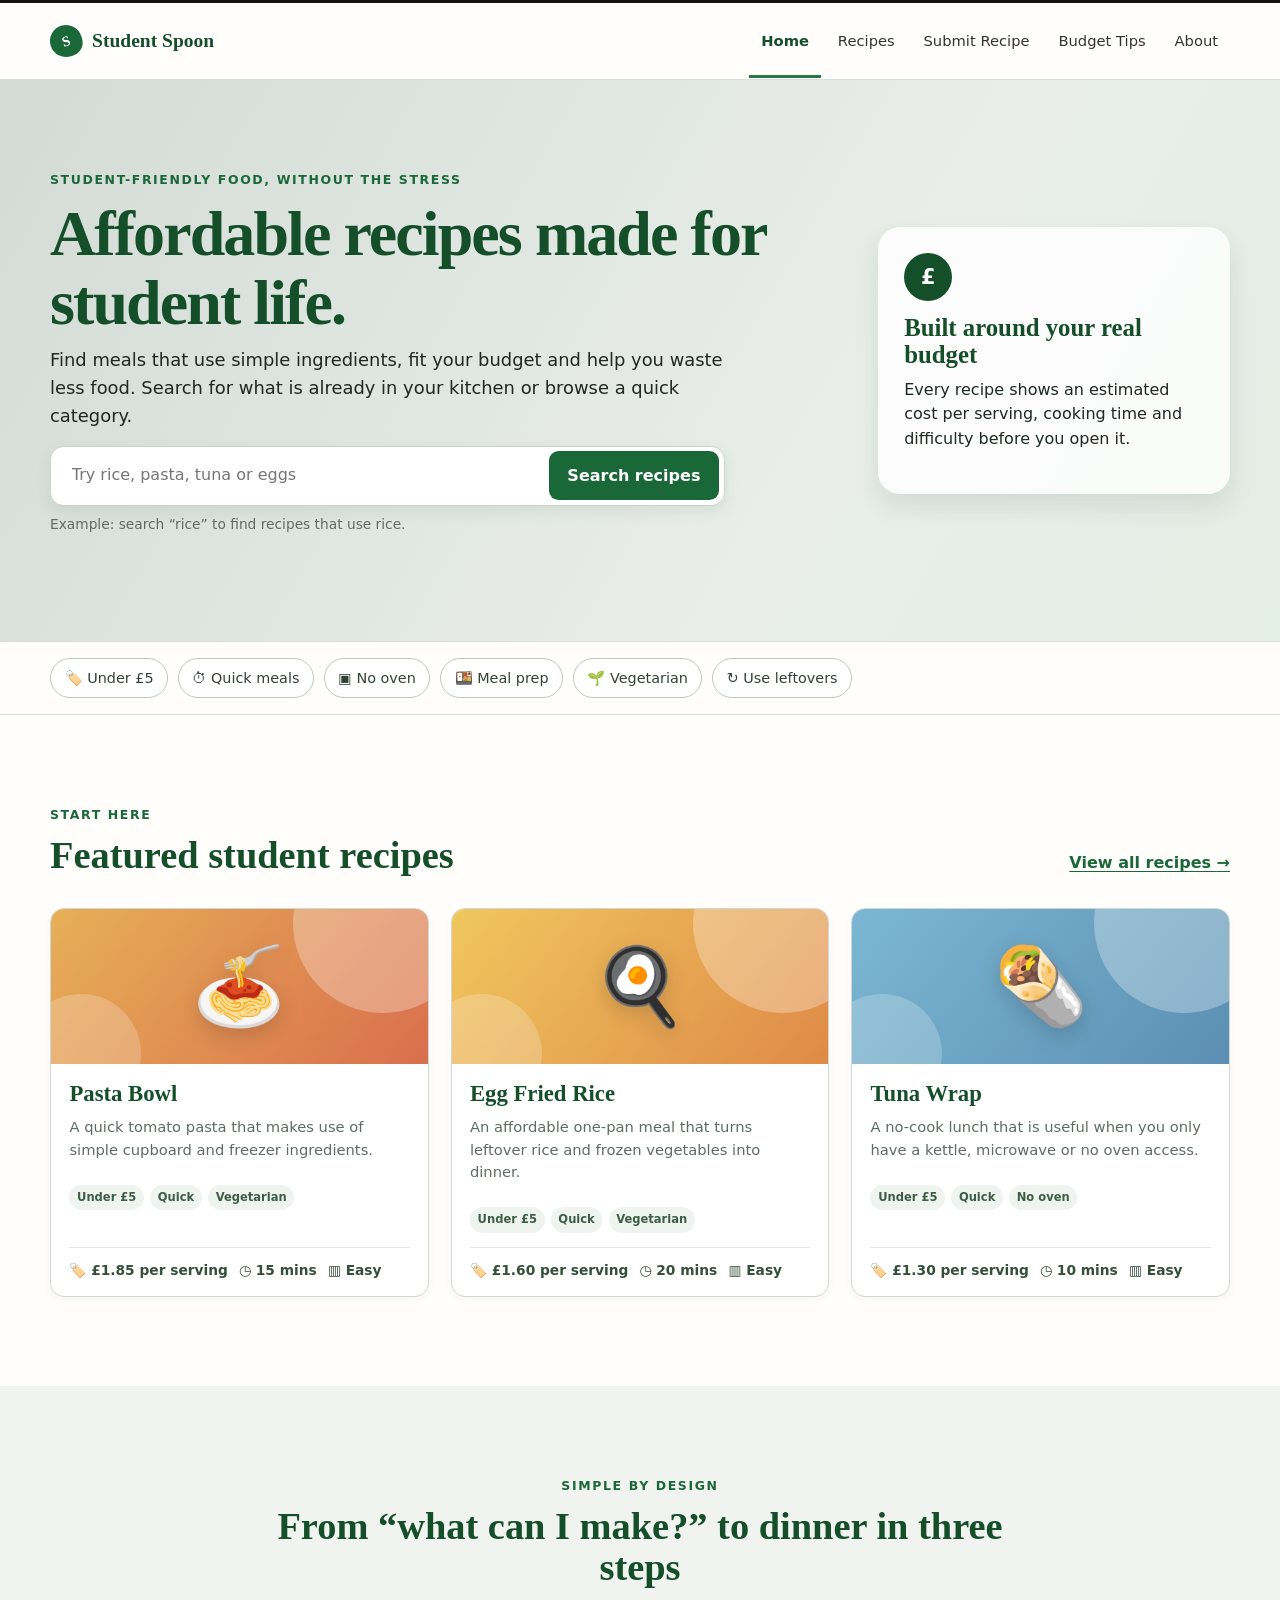
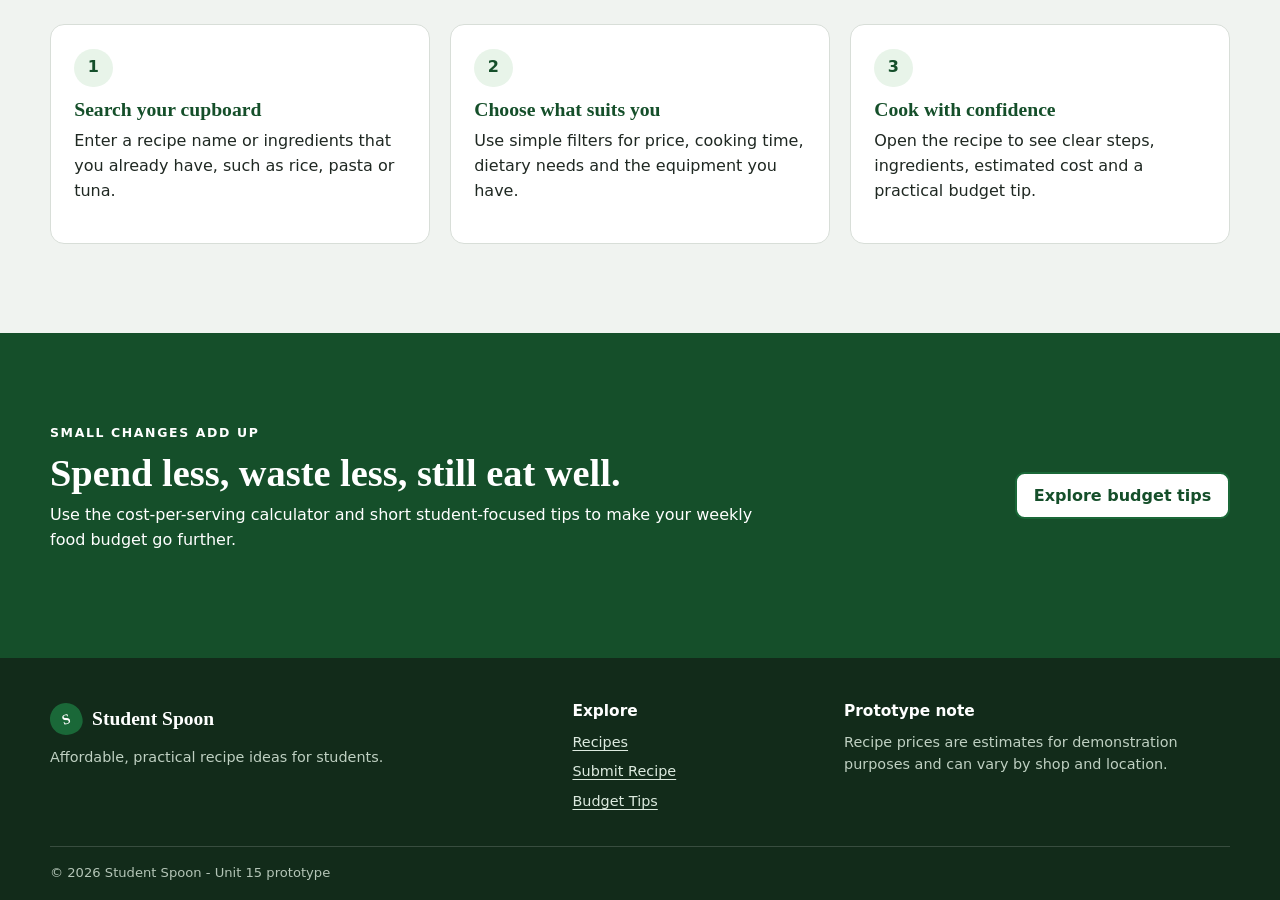
<file: index.html>
<!DOCTYPE html>
<html lang="en-GB">
<head>
  <meta charset="UTF-8">
  <meta name="viewport" content="width=device-width, initial-scale=1.0">
  <meta name="description" content="Student Spoon helps students find affordable, quick recipes using ingredients they already have.">
  <title>Student Spoon | Affordable recipes for students</title>
  <link rel="stylesheet" href="css/style.css">
  <script src="js/script.js" defer></script>
</head>
<body>
  <!-- Student Spoon prototype page: shared navigation, accessible structure and page-specific content. -->
  <a class="skip-link" href="#main-content">Skip to main content</a>
  <header class="site-header">
    <div class="container header-content">
      <a class="brand" href="index.html" aria-label="Student Spoon home">
        <span class="brand-mark" aria-hidden="true">S</span>
        <span>Student Spoon</span>
      </a>
      <button class="menu-toggle" type="button" aria-controls="primary-navigation" aria-expanded="false">
        <span class="sr-only">Open navigation menu</span>
        <span aria-hidden="true">☰</span>
        <span class="menu-label">Menu</span>
      </button>
      <nav id="primary-navigation" class="primary-nav" aria-label="Primary navigation">
        <a class="active" href="index.html" aria-current="page">Home</a>
        <a href="recipes.html">Recipes</a>
        <a href="submit-recipe.html">Submit Recipe</a>
        <a href="budget-tips.html">Budget Tips</a>
        <a href="about.html">About</a>
      </nav>
    </div>
  </header>

  <main id="main-content">
    <section class="hero hero-home">
      <div class="container hero-grid">
        <div>
          <p class="eyebrow">Student-friendly food, without the stress</p>
          <h1>Affordable recipes made for student life.</h1>
          <p class="hero-copy">Find meals that use simple ingredients, fit your budget and help you waste less food. Search for what is already in your kitchen or browse a quick category.</p>
          <form id="homeSearchForm" class="search-bar" role="search">
            <label class="sr-only" for="homeSearch">Search recipes or ingredients</label>
            <input id="homeSearch" name="q" type="search" placeholder="Try rice, pasta, tuna or eggs" autocomplete="off">
            <button class="button button-primary" type="submit">Search recipes</button>
          </form>
          <p class="form-hint">Example: search “rice” to find recipes that use rice.</p>
        </div>
        <aside class="hero-note" aria-label="Student Spoon promise">
          <span class="hero-note-icon" aria-hidden="true">£</span>
          <h2>Built around your real budget</h2>
          <p>Every recipe shows an estimated cost per serving, cooking time and difficulty before you open it.</p>
        </aside>
      </div>
    </section>

    <section class="quick-filters-section" aria-labelledby="quick-filter-heading">
      <div class="container">
        <h2 id="quick-filter-heading" class="sr-only">Quick recipe filters</h2>
        <div class="quick-filters">
          <a class="filter-chip" href="recipes.html?filter=under5">🏷️ Under £5</a>
          <a class="filter-chip" href="recipes.html?filter=quick">⏱ Quick meals</a>
          <a class="filter-chip" href="recipes.html?filter=no-oven">▣ No oven</a>
          <a class="filter-chip" href="recipes.html?filter=meal-prep">🍱 Meal prep</a>
          <a class="filter-chip" href="recipes.html?filter=vegetarian">🌱 Vegetarian</a>
          <a class="filter-chip" href="recipes.html?filter=leftovers">↻ Use leftovers</a>
        </div>
      </div>
    </section>

    <section class="section" aria-labelledby="featured-heading">
      <div class="container">
        <div class="section-heading-row">
          <div>
            <p class="eyebrow">Start here</p>
            <h2 id="featured-heading">Featured student recipes</h2>
          </div>
          <a class="text-link" href="recipes.html">View all recipes <span aria-hidden="true">→</span></a>
        </div>
        <div id="featuredRecipeGrid" class="recipe-grid recipe-grid-featured" aria-live="polite"></div>
      </div>
    </section>

    <section class="section section-tint" aria-labelledby="how-it-works-heading">
      <div class="container">
        <div class="section-heading-center">
          <p class="eyebrow">Simple by design</p>
          <h2 id="how-it-works-heading">From “what can I make?” to dinner in three steps</h2>
        </div>
        <div class="steps-grid">
          <article class="step-card">
            <span class="step-number">1</span>
            <h3>Search your cupboard</h3>
            <p>Enter a recipe name or ingredients that you already have, such as rice, pasta or tuna.</p>
          </article>
          <article class="step-card">
            <span class="step-number">2</span>
            <h3>Choose what suits you</h3>
            <p>Use simple filters for price, cooking time, dietary needs and the equipment you have.</p>
          </article>
          <article class="step-card">
            <span class="step-number">3</span>
            <h3>Cook with confidence</h3>
            <p>Open the recipe to see clear steps, ingredients, estimated cost and a practical budget tip.</p>
          </article>
        </div>
      </div>
    </section>

    <section class="section budget-banner" aria-labelledby="budget-heading">
      <div class="container budget-banner-content">
        <div>
          <p class="eyebrow">Small changes add up</p>
          <h2 id="budget-heading">Spend less, waste less, still eat well.</h2>
          <p>Use the cost-per-serving calculator and short student-focused tips to make your weekly food budget go further.</p>
        </div>
        <a class="button button-secondary" href="budget-tips.html">Explore budget tips</a>
      </div>
    </section>
  </main>

  <footer class="site-footer">
    <div class="container footer-content">
      <div>
        <a class="brand brand-footer" href="index.html"><span class="brand-mark" aria-hidden="true">S</span><span>Student Spoon</span></a>
        <p>Affordable, practical recipe ideas for students.</p>
      </div>
      <div>
        <h2 class="footer-heading">Explore</h2>
        <a href="recipes.html">Recipes</a>
        <a href="submit-recipe.html">Submit Recipe</a>
        <a href="budget-tips.html">Budget Tips</a>
      </div>
      <div>
        <h2 class="footer-heading">Prototype note</h2>
        <p>Recipe prices are estimates for demonstration purposes and can vary by shop and location.</p>
      </div>
    </div>
    <div class="container footer-bottom">© <span class="current-year"></span> Student Spoon - Unit 15 prototype</div>
  </footer>
</body>
</html>
</file>
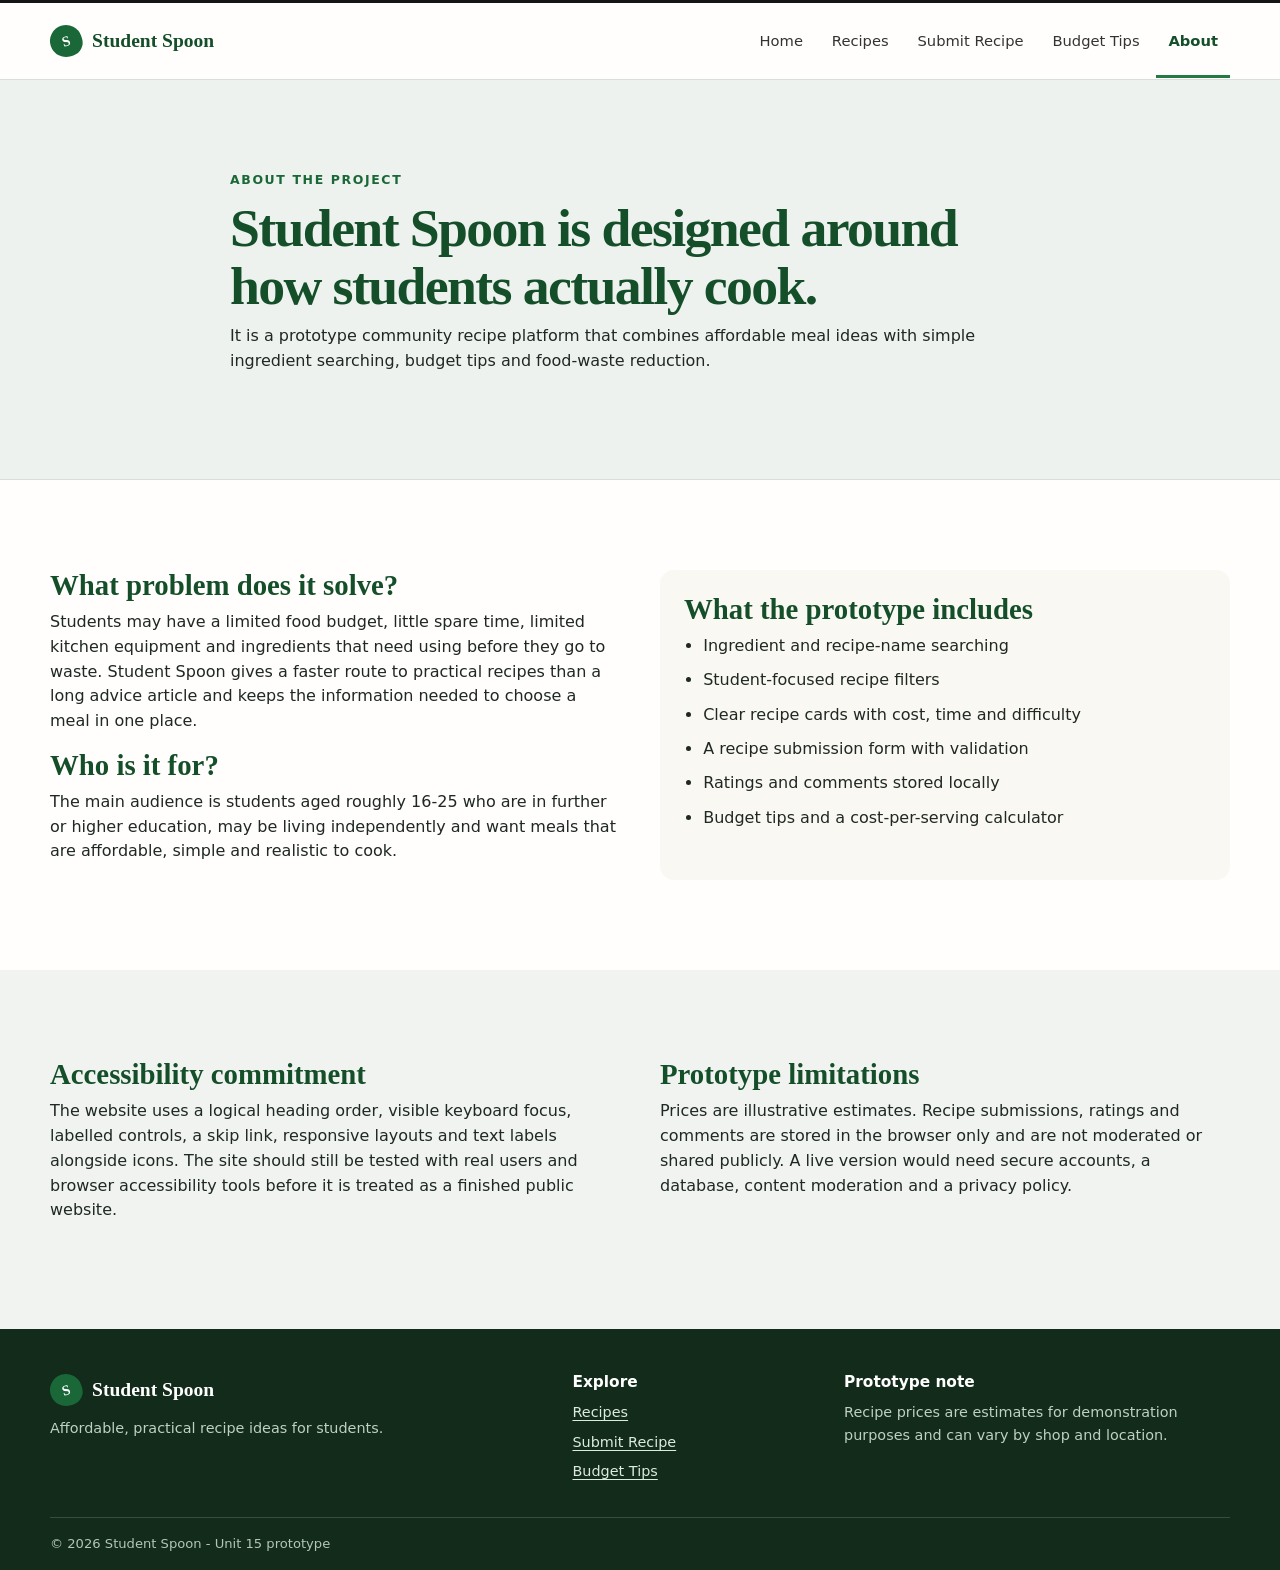
<file: about.html>
<!DOCTYPE html>
<html lang="en-GB">
<head>
  <meta charset="UTF-8">
  <meta name="viewport" content="width=device-width, initial-scale=1.0">
  <meta name="description" content="Learn about Student Spoon, an affordable recipe website designed for students.">
  <title>About | Student Spoon</title>
  <link rel="stylesheet" href="css/style.css">
  <script src="js/script.js" defer></script>
</head>
<body>
  <!-- Student Spoon prototype page: shared navigation, accessible structure and page-specific content. -->
  <a class="skip-link" href="#main-content">Skip to main content</a>
  <header class="site-header"><div class="container header-content"><a class="brand" href="index.html" aria-label="Student Spoon home"><span class="brand-mark" aria-hidden="true">S</span><span>Student Spoon</span></a><button class="menu-toggle" type="button" aria-controls="primary-navigation" aria-expanded="false"><span class="sr-only">Open navigation menu</span><span aria-hidden="true">☰</span><span class="menu-label">Menu</span></button><nav id="primary-navigation" class="primary-nav" aria-label="Primary navigation"><a href="index.html">Home</a><a href="recipes.html">Recipes</a><a href="submit-recipe.html">Submit Recipe</a><a href="budget-tips.html">Budget Tips</a><a class="active" href="about.html" aria-current="page">About</a></nav></div></header>

  <main id="main-content">
    <section class="page-hero"><div class="container narrow-content"><p class="eyebrow">About the project</p><h1>Student Spoon is designed around how students actually cook.</h1><p>It is a prototype community recipe platform that combines affordable meal ideas with simple ingredient searching, budget tips and food-waste reduction.</p></div></section>
    <section class="section"><div class="container about-grid"><article><h2>What problem does it solve?</h2><p>Students may have a limited food budget, little spare time, limited kitchen equipment and ingredients that need using before they go to waste. Student Spoon gives a faster route to practical recipes than a long advice article and keeps the information needed to choose a meal in one place.</p><h2>Who is it for?</h2><p>The main audience is students aged roughly 16-25 who are in further or higher education, may be living independently and want meals that are affordable, simple and realistic to cook.</p></article><article class="about-panel"><h2>What the prototype includes</h2><ul><li>Ingredient and recipe-name searching</li><li>Student-focused recipe filters</li><li>Clear recipe cards with cost, time and difficulty</li><li>A recipe submission form with validation</li><li>Ratings and comments stored locally</li><li>Budget tips and a cost-per-serving calculator</li></ul></article></div></section>
    <section class="section section-tint"><div class="container about-grid"><article><h2>Accessibility commitment</h2><p>The website uses a logical heading order, visible keyboard focus, labelled controls, a skip link, responsive layouts and text labels alongside icons. The site should still be tested with real users and browser accessibility tools before it is treated as a finished public website.</p></article><article><h2>Prototype limitations</h2><p>Prices are illustrative estimates. Recipe submissions, ratings and comments are stored in the browser only and are not moderated or shared publicly. A live version would need secure accounts, a database, content moderation and a privacy policy.</p></article></div></section>
  </main>
  <footer class="site-footer"><div class="container footer-content"><div><a class="brand brand-footer" href="index.html"><span class="brand-mark" aria-hidden="true">S</span><span>Student Spoon</span></a><p>Affordable, practical recipe ideas for students.</p></div><div><h2 class="footer-heading">Explore</h2><a href="recipes.html">Recipes</a><a href="submit-recipe.html">Submit Recipe</a><a href="budget-tips.html">Budget Tips</a></div><div><h2 class="footer-heading">Prototype note</h2><p>Recipe prices are estimates for demonstration purposes and can vary by shop and location.</p></div></div><div class="container footer-bottom">© <span class="current-year"></span> Student Spoon - Unit 15 prototype</div></footer>
</body>
</html>
</file>
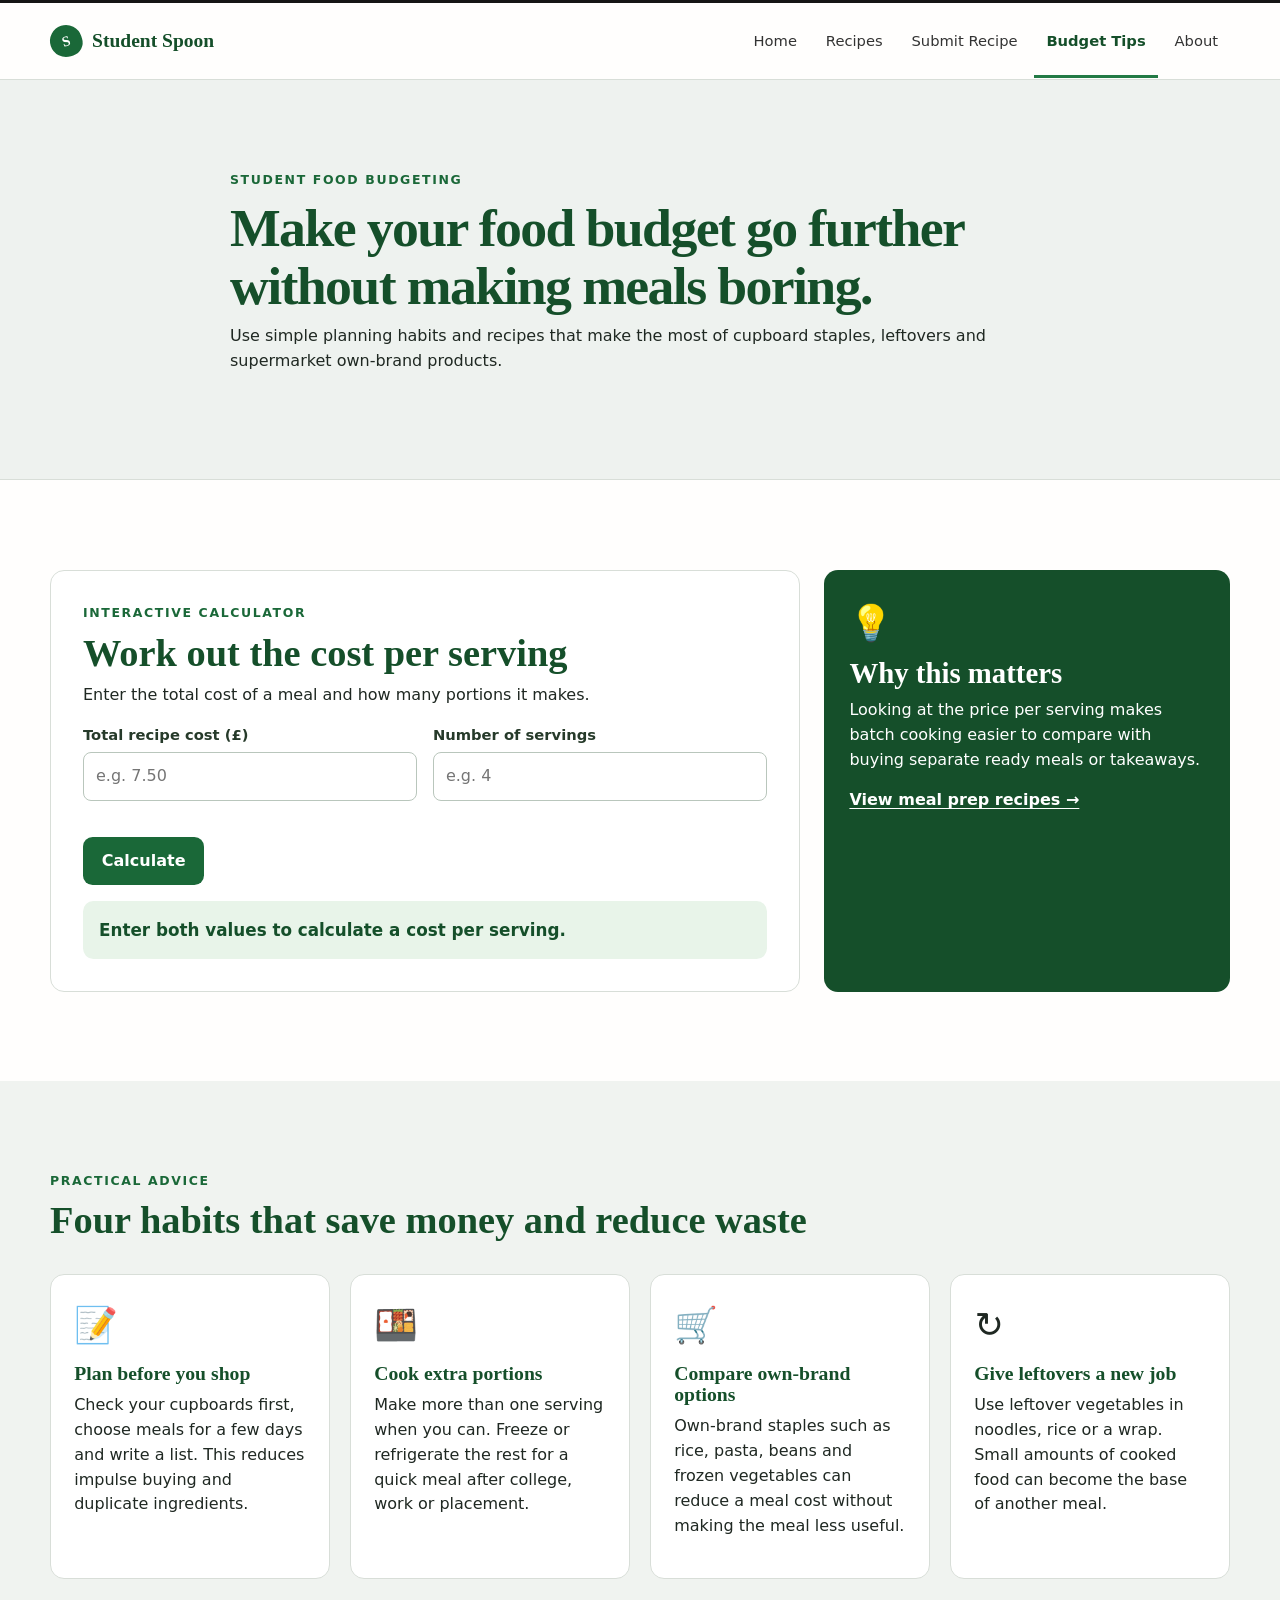
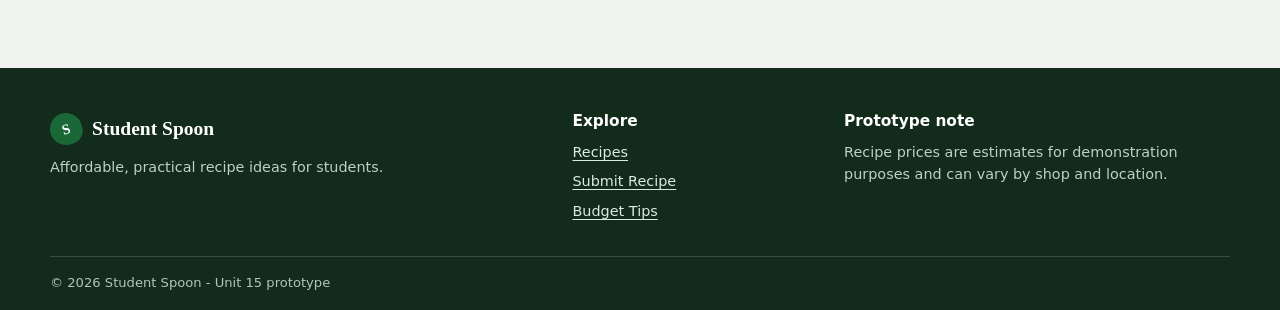
<file: budget-tips.html>
<!DOCTYPE html>
<html lang="en-GB">
<head>
  <meta charset="UTF-8">
  <meta name="viewport" content="width=device-width, initial-scale=1.0">
  <meta name="description" content="Student food budget tips and a simple cost-per-serving calculator.">
  <title>Budget Tips | Student Spoon</title>
  <link rel="stylesheet" href="css/style.css">
  <script src="js/script.js" defer></script>
</head>
<body>
  <!-- Student Spoon prototype page: shared navigation, accessible structure and page-specific content. -->
  <a class="skip-link" href="#main-content">Skip to main content</a>
  <header class="site-header"><div class="container header-content"><a class="brand" href="index.html" aria-label="Student Spoon home"><span class="brand-mark" aria-hidden="true">S</span><span>Student Spoon</span></a><button class="menu-toggle" type="button" aria-controls="primary-navigation" aria-expanded="false"><span class="sr-only">Open navigation menu</span><span aria-hidden="true">☰</span><span class="menu-label">Menu</span></button><nav id="primary-navigation" class="primary-nav" aria-label="Primary navigation"><a href="index.html">Home</a><a href="recipes.html">Recipes</a><a href="submit-recipe.html">Submit Recipe</a><a class="active" href="budget-tips.html" aria-current="page">Budget Tips</a><a href="about.html">About</a></nav></div></header>

  <main id="main-content">
    <section class="page-hero"><div class="container narrow-content"><p class="eyebrow">Student food budgeting</p><h1>Make your food budget go further without making meals boring.</h1><p>Use simple planning habits and recipes that make the most of cupboard staples, leftovers and supermarket own-brand products.</p></div></section>

    <section class="section" aria-labelledby="calculator-heading"><div class="container calculator-layout"><article class="calculator-card"><p class="eyebrow">Interactive calculator</p><h2 id="calculator-heading">Work out the cost per serving</h2><p>Enter the total cost of a meal and how many portions it makes.</p><form id="costCalculator" novalidate><div class="form-grid two-columns"><div class="form-field"><label for="totalCost">Total recipe cost (£)</label><input id="totalCost" type="number" min="0.01" step="0.01" inputmode="decimal" placeholder="e.g. 7.50"><p id="totalCostError" class="field-error" aria-live="polite"></p></div><div class="form-field"><label for="servingCount">Number of servings</label><input id="servingCount" type="number" min="1" step="1" inputmode="numeric" placeholder="e.g. 4"><p id="servingCountError" class="field-error" aria-live="polite"></p></div></div><button class="button button-primary" type="submit">Calculate</button></form><div id="calculatorResult" class="calculator-result" aria-live="polite">Enter both values to calculate a cost per serving.</div></article><aside class="budget-tip-card"><span aria-hidden="true">💡</span><h2>Why this matters</h2><p>Looking at the price per serving makes batch cooking easier to compare with buying separate ready meals or takeaways.</p><a class="text-link" href="recipes.html?filter=meal-prep">View meal prep recipes →</a></aside></div></section>

    <section class="section section-tint" aria-labelledby="tips-heading"><div class="container"><div class="section-heading-row"><div><p class="eyebrow">Practical advice</p><h2 id="tips-heading">Four habits that save money and reduce waste</h2></div></div><div class="tips-grid"><article class="tip-card"><span aria-hidden="true">📝</span><h3>Plan before you shop</h3><p>Check your cupboards first, choose meals for a few days and write a list. This reduces impulse buying and duplicate ingredients.</p></article><article class="tip-card"><span aria-hidden="true">🍱</span><h3>Cook extra portions</h3><p>Make more than one serving when you can. Freeze or refrigerate the rest for a quick meal after college, work or placement.</p></article><article class="tip-card"><span aria-hidden="true">🛒</span><h3>Compare own-brand options</h3><p>Own-brand staples such as rice, pasta, beans and frozen vegetables can reduce a meal cost without making the meal less useful.</p></article><article class="tip-card"><span aria-hidden="true">↻</span><h3>Give leftovers a new job</h3><p>Use leftover vegetables in noodles, rice or a wrap. Small amounts of cooked food can become the base of another meal.</p></article></div></div></section>
  </main>

  <footer class="site-footer"><div class="container footer-content"><div><a class="brand brand-footer" href="index.html"><span class="brand-mark" aria-hidden="true">S</span><span>Student Spoon</span></a><p>Affordable, practical recipe ideas for students.</p></div><div><h2 class="footer-heading">Explore</h2><a href="recipes.html">Recipes</a><a href="submit-recipe.html">Submit Recipe</a><a href="budget-tips.html">Budget Tips</a></div><div><h2 class="footer-heading">Prototype note</h2><p>Recipe prices are estimates for demonstration purposes and can vary by shop and location.</p></div></div><div class="container footer-bottom">© <span class="current-year"></span> Student Spoon - Unit 15 prototype</div></footer>
</body>
</html>
</file>
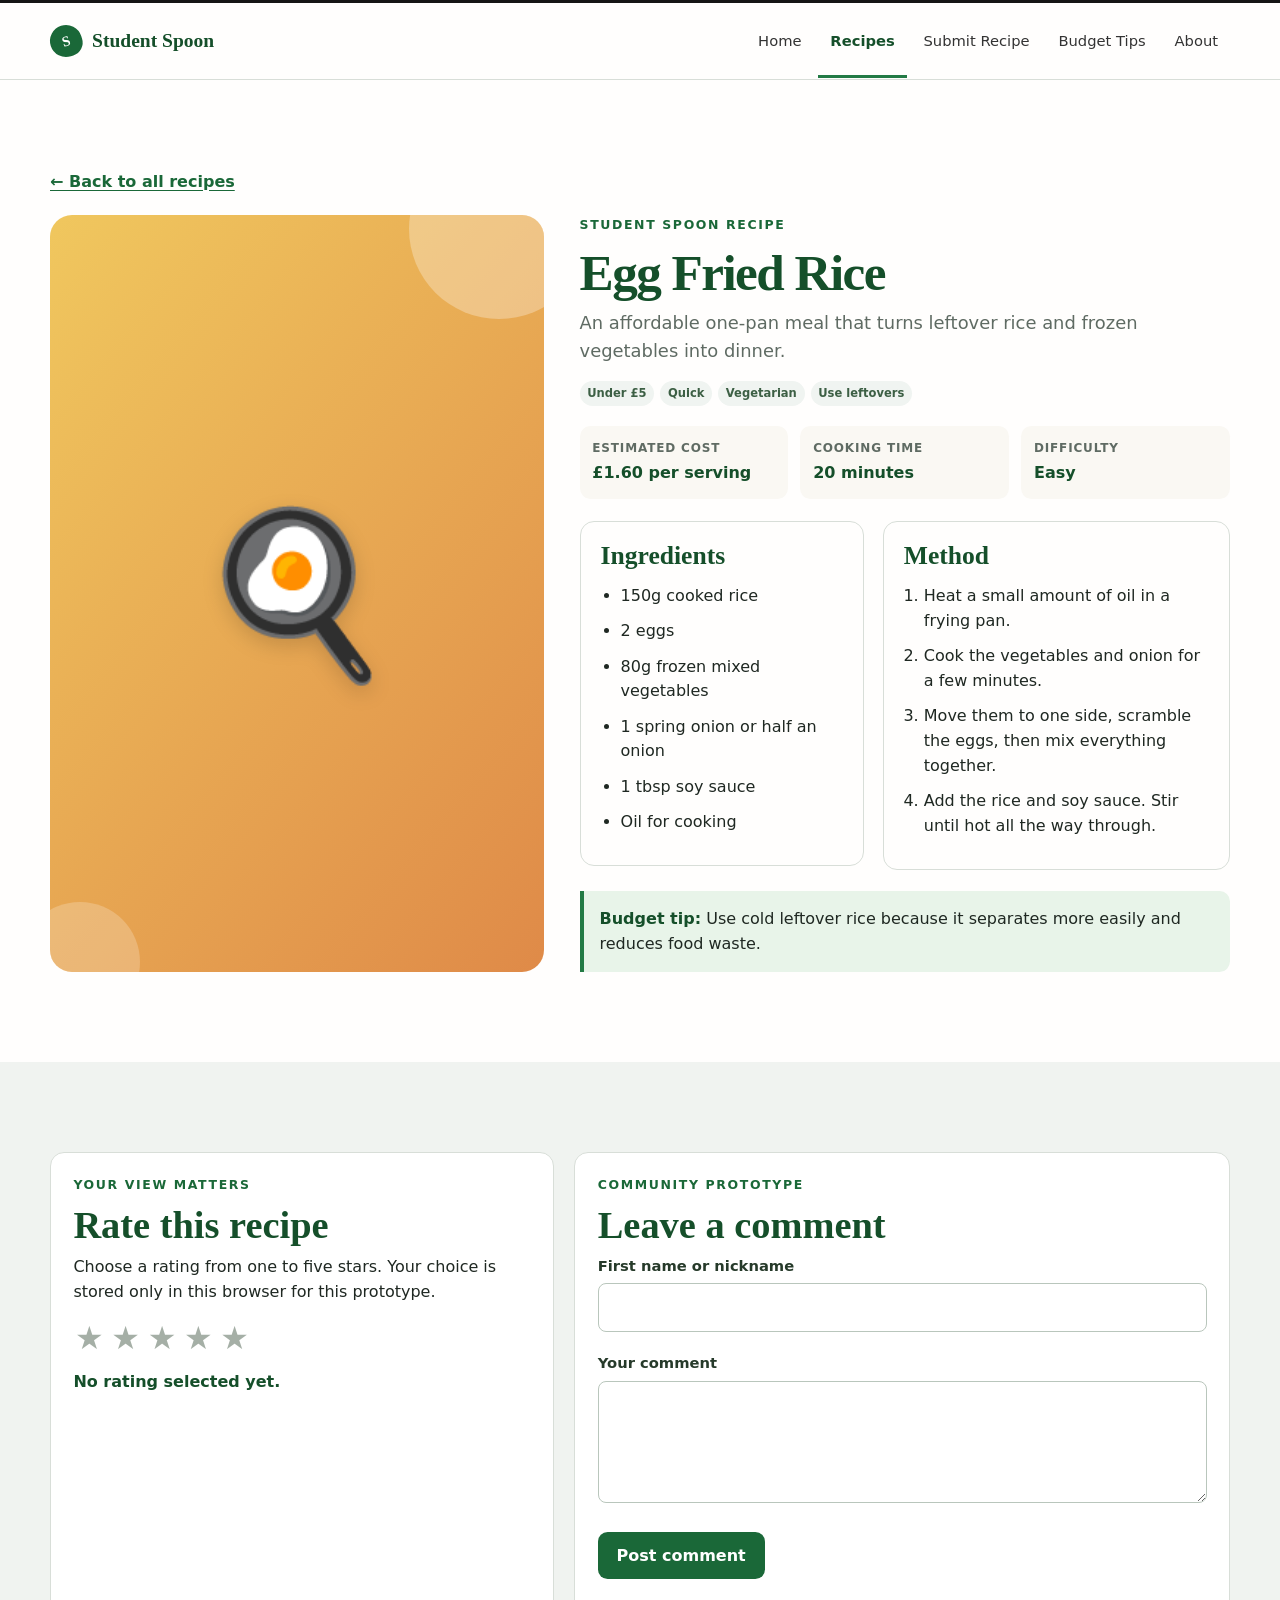
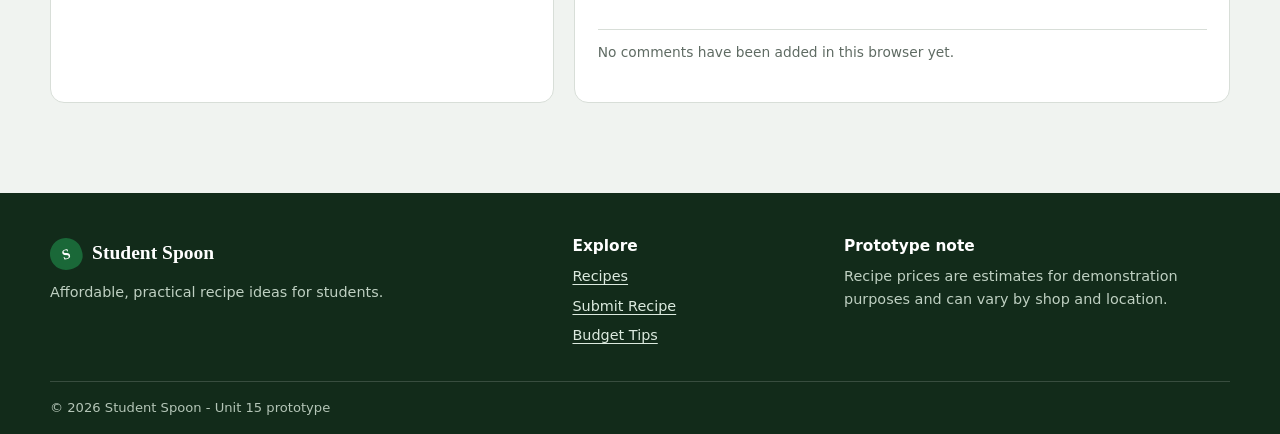
<file: recipe-details.html>
<!DOCTYPE html>
<html lang="en-GB">
<head>
  <meta charset="UTF-8">
  <meta name="viewport" content="width=device-width, initial-scale=1.0">
  <meta name="description" content="View a full Student Spoon recipe with ingredients, method, cost, cooking time and comments.">
  <title>Recipe details | Student Spoon</title>
  <link rel="stylesheet" href="css/style.css">
  <script src="js/script.js" defer></script>
</head>
<body>
  <!-- Student Spoon prototype page: shared navigation, accessible structure and page-specific content. -->
  <a class="skip-link" href="#main-content">Skip to main content</a>
  <header class="site-header"><div class="container header-content"><a class="brand" href="index.html" aria-label="Student Spoon home"><span class="brand-mark" aria-hidden="true">S</span><span>Student Spoon</span></a><button class="menu-toggle" type="button" aria-controls="primary-navigation" aria-expanded="false"><span class="sr-only">Open navigation menu</span><span aria-hidden="true">☰</span><span class="menu-label">Menu</span></button><nav id="primary-navigation" class="primary-nav" aria-label="Primary navigation"><a href="index.html">Home</a><a class="active" href="recipes.html" aria-current="page">Recipes</a><a href="submit-recipe.html">Submit Recipe</a><a href="budget-tips.html">Budget Tips</a><a href="about.html">About</a></nav></div></header>

  <main id="main-content">
    <section class="section recipe-detail-section">
      <div class="container">
        <a class="back-link" href="recipes.html">← Back to all recipes</a>
        <div id="recipeDetail" class="recipe-detail" aria-live="polite"></div>
      </div>
    </section>

    <section class="section section-tint" aria-labelledby="rating-heading">
      <div class="container content-columns">
        <article class="interaction-card">
          <p class="eyebrow">Your view matters</p>
          <h2 id="rating-heading">Rate this recipe</h2>
          <p>Choose a rating from one to five stars. Your choice is stored only in this browser for this prototype.</p>
          <div id="ratingControls" class="rating-controls" role="group" aria-label="Rate this recipe"></div>
          <p id="ratingMessage" class="status-message" aria-live="polite"></p>
        </article>
        <article class="interaction-card" aria-labelledby="comments-heading">
          <p class="eyebrow">Community prototype</p>
          <h2 id="comments-heading">Leave a comment</h2>
          <form id="commentForm" novalidate>
            <label for="commentName">First name or nickname</label>
            <input id="commentName" name="commentName" type="text" maxlength="30" autocomplete="off" required>
            <p id="commentNameError" class="field-error" aria-live="polite"></p>
            <label for="commentText">Your comment</label>
            <textarea id="commentText" name="commentText" rows="4" maxlength="240" required></textarea>
            <p id="commentTextError" class="field-error" aria-live="polite"></p>
            <button class="button button-primary" type="submit">Post comment</button>
          </form>
          <p id="commentStatus" class="status-message" aria-live="polite"></p>
          <div id="commentList" class="comment-list" aria-live="polite"></div>
        </article>
      </div>
    </section>
  </main>

  <footer class="site-footer"><div class="container footer-content"><div><a class="brand brand-footer" href="index.html"><span class="brand-mark" aria-hidden="true">S</span><span>Student Spoon</span></a><p>Affordable, practical recipe ideas for students.</p></div><div><h2 class="footer-heading">Explore</h2><a href="recipes.html">Recipes</a><a href="submit-recipe.html">Submit Recipe</a><a href="budget-tips.html">Budget Tips</a></div><div><h2 class="footer-heading">Prototype note</h2><p>Recipe prices are estimates for demonstration purposes and can vary by shop and location.</p></div></div><div class="container footer-bottom">© <span class="current-year"></span> Student Spoon - Unit 15 prototype</div></footer>
</body>
</html>
</file>
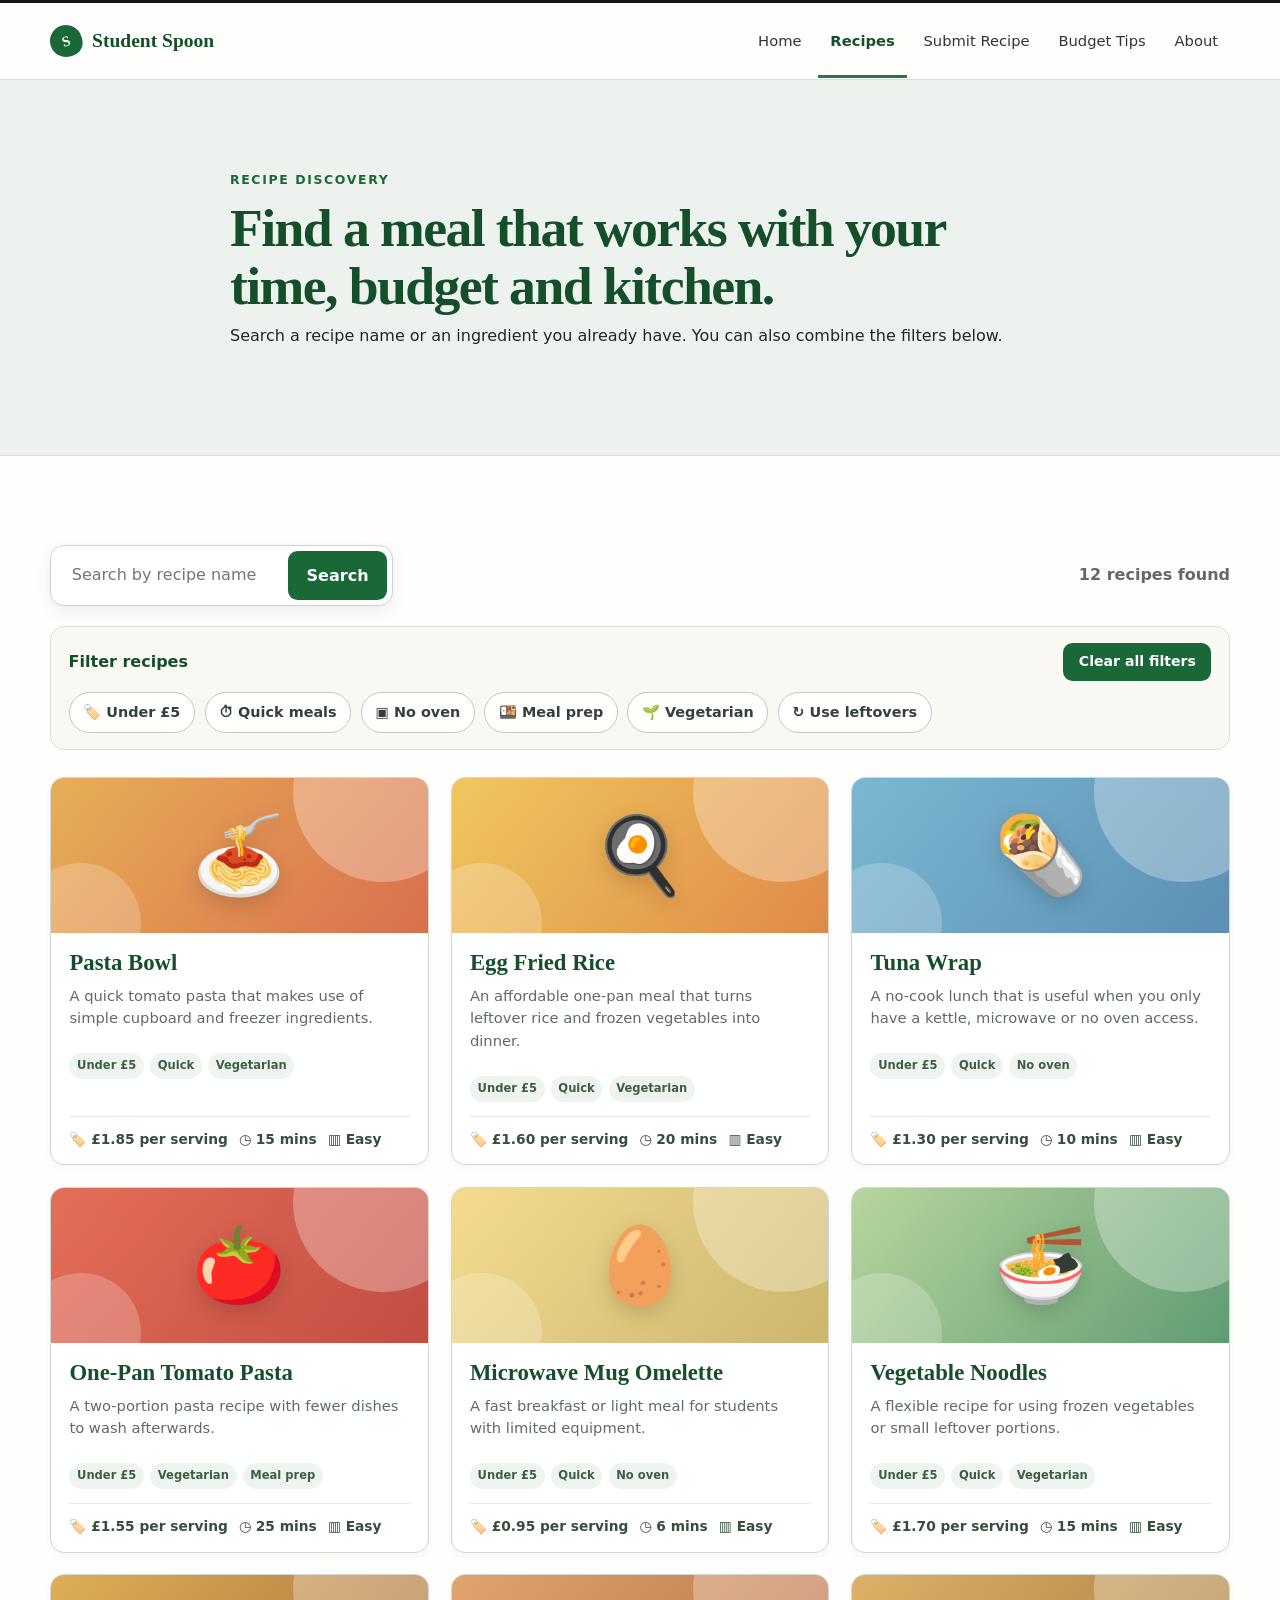
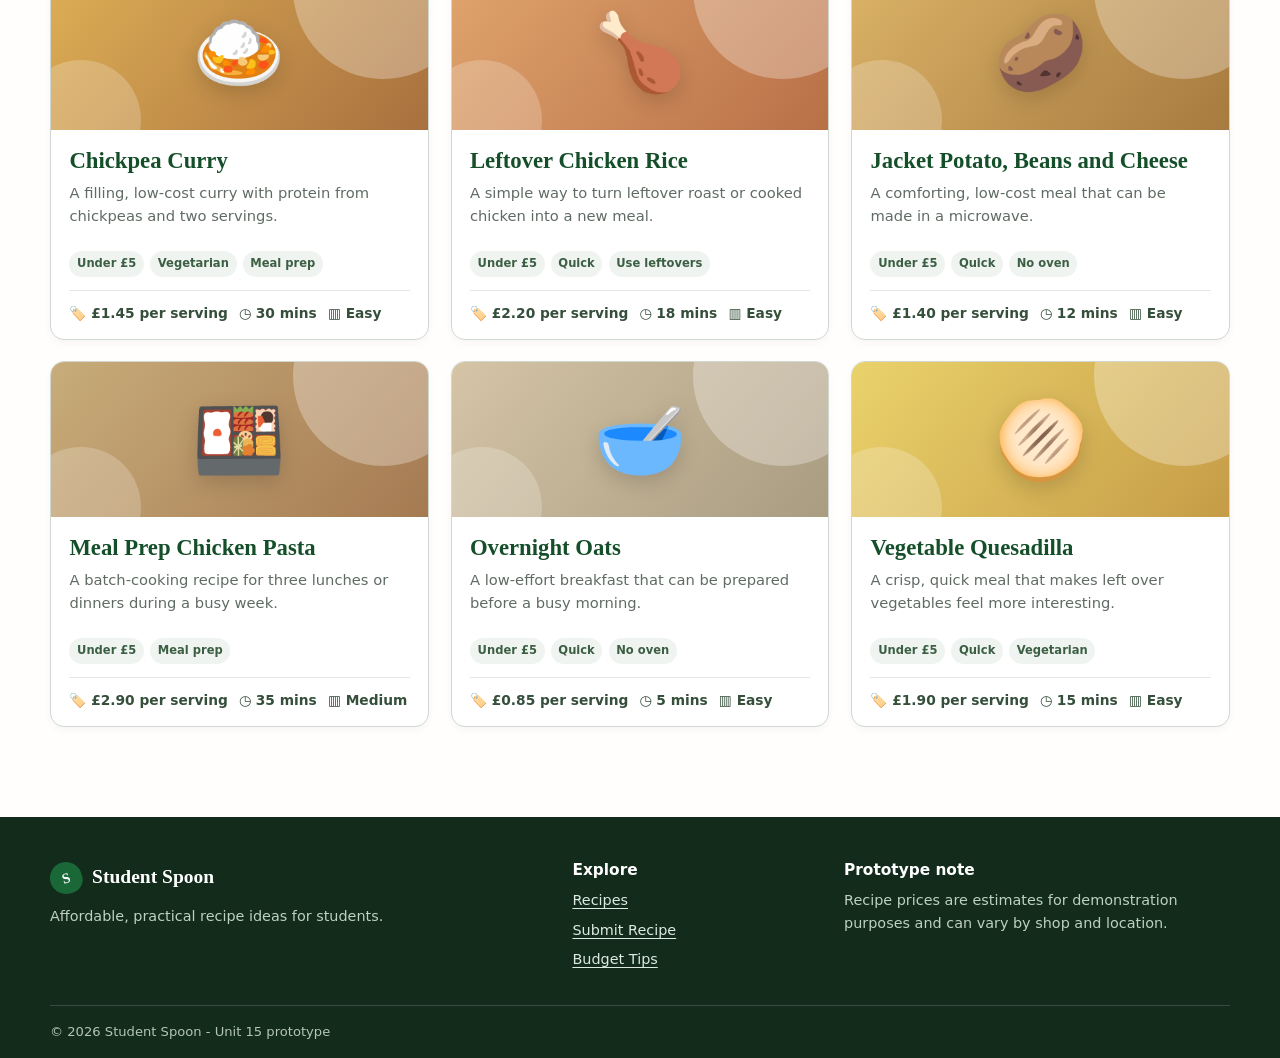
<file: recipes.html>
<!DOCTYPE html>
<html lang="en-GB">
<head>
  <meta charset="UTF-8">
  <meta name="viewport" content="width=device-width, initial-scale=1.0">
  <meta name="description" content="Browse affordable Student Spoon recipes by ingredients, price, cooking time and dietary needs.">
  <title>Recipes | Student Spoon</title>
  <link rel="stylesheet" href="css/style.css">
  <script src="js/script.js" defer></script>
</head>
<body>
  <!-- Student Spoon prototype page: shared navigation, accessible structure and page-specific content. -->
  <a class="skip-link" href="#main-content">Skip to main content</a>
  <header class="site-header">
    <div class="container header-content">
      <a class="brand" href="index.html" aria-label="Student Spoon home"><span class="brand-mark" aria-hidden="true">S</span><span>Student Spoon</span></a>
      <button class="menu-toggle" type="button" aria-controls="primary-navigation" aria-expanded="false"><span class="sr-only">Open navigation menu</span><span aria-hidden="true">☰</span><span class="menu-label">Menu</span></button>
      <nav id="primary-navigation" class="primary-nav" aria-label="Primary navigation">
        <a href="index.html">Home</a><a class="active" href="recipes.html" aria-current="page">Recipes</a><a href="submit-recipe.html">Submit Recipe</a><a href="budget-tips.html">Budget Tips</a><a href="about.html">About</a>
      </nav>
    </div>
  </header>

  <main id="main-content">
    <section class="page-hero">
      <div class="container narrow-content">
        <p class="eyebrow">Recipe discovery</p>
        <h1>Find a meal that works with your time, budget and kitchen.</h1>
        <p>Search a recipe name or an ingredient you already have. You can also combine the filters below.</p>
      </div>
    </section>

    <section class="section recipes-section" aria-labelledby="recipes-heading">
      <div class="container">
        <h2 id="recipes-heading" class="sr-only">Recipe search and results</h2>
        <div class="recipe-toolbar">
          <form id="recipeSearchForm" class="search-bar search-bar-wide" role="search">
            <label class="sr-only" for="recipeSearch">Search recipes or ingredients</label>
            <input id="recipeSearch" type="search" placeholder="Search by recipe name or ingredient" autocomplete="off">
            <button class="button button-primary" type="submit">Search</button>
          </form>
          <p id="recipeCount" class="recipe-count" aria-live="polite"></p>
        </div>

        <div class="filters-panel" aria-label="Recipe filters">
          <div class="filter-label-row"><h3>Filter recipes</h3><button id="clearFilters" class="button button-clear-filters" type="button">Clear all filters</button></div>
          <div id="filterControls" class="filter-controls">
            <button class="filter-chip filter-button" type="button" data-filter="under5" aria-pressed="false">🏷️ Under £5</button>
            <button class="filter-chip filter-button" type="button" data-filter="quick" aria-pressed="false">⏱ Quick meals</button>
            <button class="filter-chip filter-button" type="button" data-filter="no-oven" aria-pressed="false">▣ No oven</button>
            <button class="filter-chip filter-button" type="button" data-filter="meal-prep" aria-pressed="false">🍱 Meal prep</button>
            <button class="filter-chip filter-button" type="button" data-filter="vegetarian" aria-pressed="false">🌱 Vegetarian</button>
            <button class="filter-chip filter-button" type="button" data-filter="leftovers" aria-pressed="false">↻ Use leftovers</button>
          </div>
        </div>

        <div id="recipeGrid" class="recipe-grid" aria-live="polite"></div>
        <div id="noResults" class="empty-state" hidden>
          <span aria-hidden="true">⌕</span>
          <h3>No recipes found</h3>
          <p>Try a different ingredient, remove a filter or use a broader search term.</p>
          <button id="emptyStateClear" class="button button-secondary" type="button">Clear search and filters</button>
        </div>
      </div>
    </section>
  </main>

  <footer class="site-footer"><div class="container footer-content"><div><a class="brand brand-footer" href="index.html"><span class="brand-mark" aria-hidden="true">S</span><span>Student Spoon</span></a><p>Affordable, practical recipe ideas for students.</p></div><div><h2 class="footer-heading">Explore</h2><a href="recipes.html">Recipes</a><a href="submit-recipe.html">Submit Recipe</a><a href="budget-tips.html">Budget Tips</a></div><div><h2 class="footer-heading">Prototype note</h2><p>Recipe prices are estimates for demonstration purposes and can vary by shop and location.</p></div></div><div class="container footer-bottom">© <span class="current-year"></span> Student Spoon - Unit 15 prototype</div></footer>
</body>
</html>
</file>
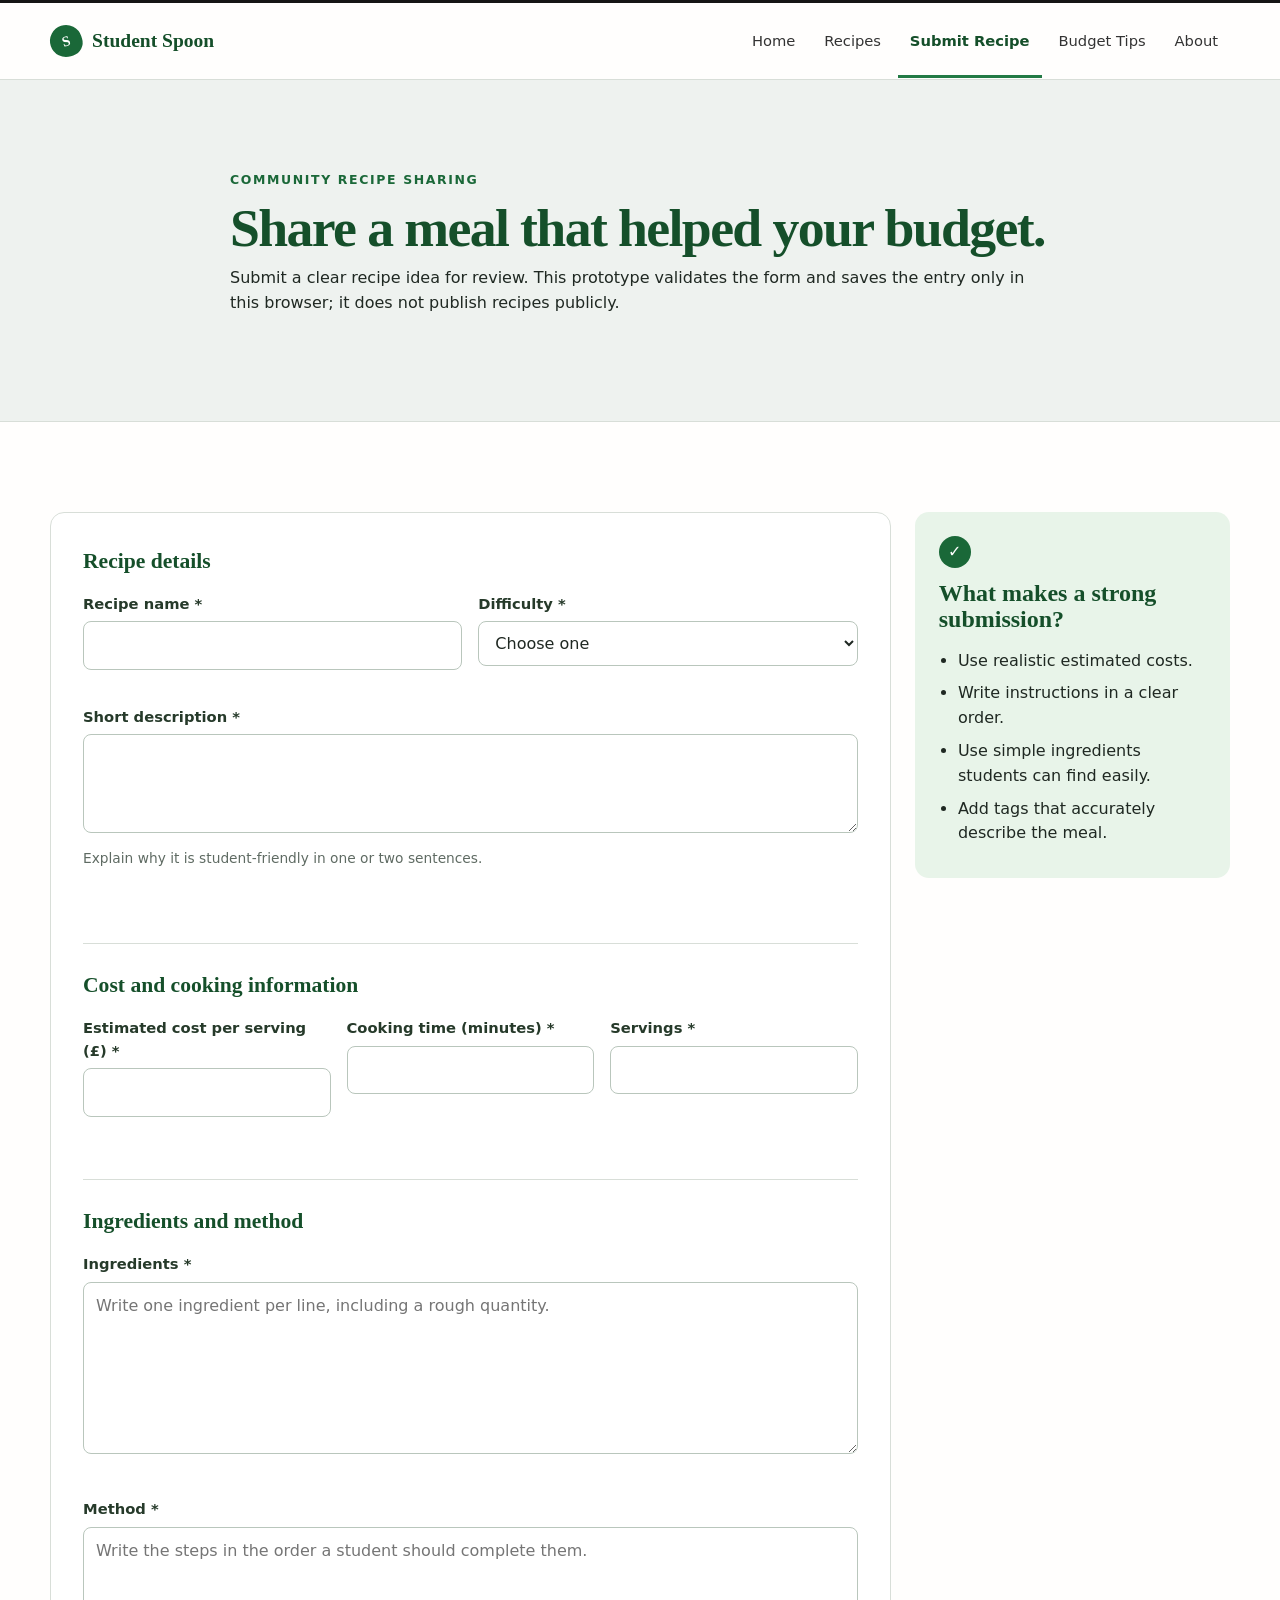
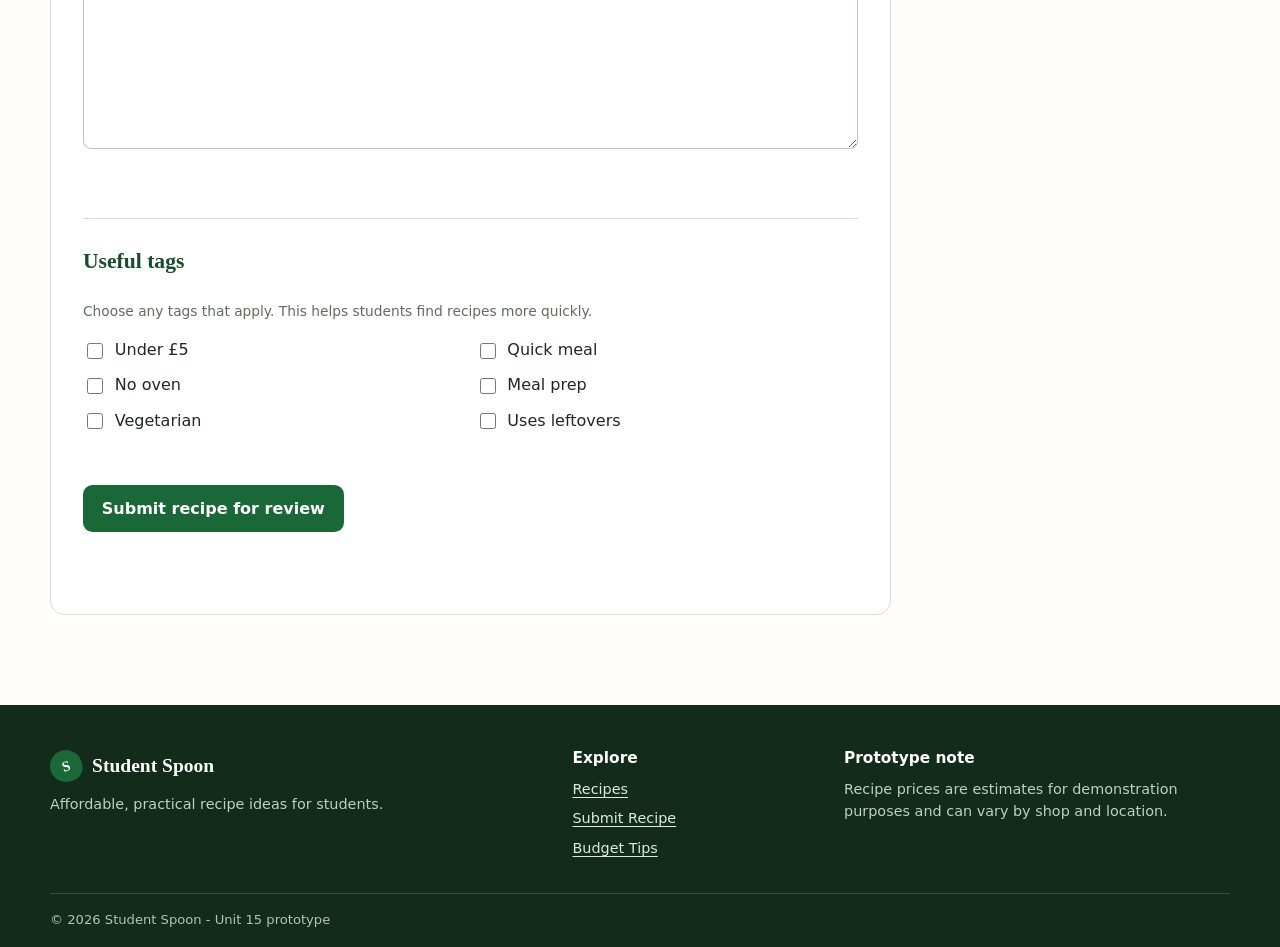
<file: submit-recipe.html>
<!DOCTYPE html>
<html lang="en-GB">
<head>
  <meta charset="UTF-8">
  <meta name="viewport" content="width=device-width, initial-scale=1.0">
  <meta name="description" content="Submit a student-friendly recipe idea to Student Spoon.">
  <title>Submit a recipe | Student Spoon</title>
  <link rel="stylesheet" href="css/style.css">
  <script src="js/script.js" defer></script>
</head>
<body>
  <!-- Student Spoon prototype page: shared navigation, accessible structure and page-specific content. -->
  <a class="skip-link" href="#main-content">Skip to main content</a>
  <header class="site-header"><div class="container header-content"><a class="brand" href="index.html" aria-label="Student Spoon home"><span class="brand-mark" aria-hidden="true">S</span><span>Student Spoon</span></a><button class="menu-toggle" type="button" aria-controls="primary-navigation" aria-expanded="false"><span class="sr-only">Open navigation menu</span><span aria-hidden="true">☰</span><span class="menu-label">Menu</span></button><nav id="primary-navigation" class="primary-nav" aria-label="Primary navigation"><a href="index.html">Home</a><a href="recipes.html">Recipes</a><a class="active" href="submit-recipe.html" aria-current="page">Submit Recipe</a><a href="budget-tips.html">Budget Tips</a><a href="about.html">About</a></nav></div></header>

  <main id="main-content">
    <section class="page-hero"><div class="container narrow-content"><p class="eyebrow">Community recipe sharing</p><h1>Share a meal that helped your budget.</h1><p>Submit a clear recipe idea for review. This prototype validates the form and saves the entry only in this browser; it does not publish recipes publicly.</p></div></section>

    <section class="section"><div class="container form-layout">
      <form id="submitRecipeForm" class="recipe-form" novalidate>
        <fieldset>
          <legend>Recipe details</legend>
          <div class="form-grid two-columns">
            <div class="form-field"><label for="recipeName">Recipe name <span aria-hidden="true">*</span></label><input id="recipeName" name="recipeName" type="text" minlength="3" maxlength="60" required><p id="recipeNameError" class="field-error" aria-live="polite"></p></div>
            <div class="form-field"><label for="recipeDifficulty">Difficulty <span aria-hidden="true">*</span></label><select id="recipeDifficulty" name="recipeDifficulty" required><option value="">Choose one</option><option>Easy</option><option>Medium</option><option>Challenging</option></select><p id="recipeDifficultyError" class="field-error" aria-live="polite"></p></div>
          </div>
          <div class="form-field"><label for="recipeDescription">Short description <span aria-hidden="true">*</span></label><textarea id="recipeDescription" name="recipeDescription" rows="3" minlength="10" maxlength="180" required></textarea><p class="form-hint">Explain why it is student-friendly in one or two sentences.</p><p id="recipeDescriptionError" class="field-error" aria-live="polite"></p></div>
        </fieldset>

        <fieldset>
          <legend>Cost and cooking information</legend>
          <div class="form-grid three-columns">
            <div class="form-field"><label for="recipeCost">Estimated cost per serving (£) <span aria-hidden="true">*</span></label><input id="recipeCost" name="recipeCost" type="number" min="0.01" max="50" step="0.01" inputmode="decimal" required><p id="recipeCostError" class="field-error" aria-live="polite"></p></div>
            <div class="form-field"><label for="recipeTime">Cooking time (minutes) <span aria-hidden="true">*</span></label><input id="recipeTime" name="recipeTime" type="number" min="1" max="480" step="1" inputmode="numeric" required><p id="recipeTimeError" class="field-error" aria-live="polite"></p></div>
            <div class="form-field"><label for="recipeServings">Servings <span aria-hidden="true">*</span></label><input id="recipeServings" name="recipeServings" type="number" min="1" max="20" step="1" inputmode="numeric" required><p id="recipeServingsError" class="field-error" aria-live="polite"></p></div>
          </div>
        </fieldset>

        <fieldset>
          <legend>Ingredients and method</legend>
          <div class="form-field"><label for="recipeIngredients">Ingredients <span aria-hidden="true">*</span></label><textarea id="recipeIngredients" name="recipeIngredients" rows="6" minlength="10" required placeholder="Write one ingredient per line, including a rough quantity."></textarea><p id="recipeIngredientsError" class="field-error" aria-live="polite"></p></div>
          <div class="form-field"><label for="recipeMethod">Method <span aria-hidden="true">*</span></label><textarea id="recipeMethod" name="recipeMethod" rows="8" minlength="20" required placeholder="Write the steps in the order a student should complete them."></textarea><p id="recipeMethodError" class="field-error" aria-live="polite"></p></div>
        </fieldset>

        <fieldset>
          <legend>Useful tags</legend>
          <p class="form-hint">Choose any tags that apply. This helps students find recipes more quickly.</p>
          <div class="checkbox-grid">
            <label><input type="checkbox" name="tags" value="under5"> Under £5</label>
            <label><input type="checkbox" name="tags" value="quick"> Quick meal</label>
            <label><input type="checkbox" name="tags" value="no-oven"> No oven</label>
            <label><input type="checkbox" name="tags" value="meal-prep"> Meal prep</label>
            <label><input type="checkbox" name="tags" value="vegetarian"> Vegetarian</label>
            <label><input type="checkbox" name="tags" value="leftovers"> Uses leftovers</label>
          </div>
        </fieldset>

        <button class="button button-primary" type="submit">Submit recipe for review</button>
        <p id="submitRecipeStatus" class="status-message" aria-live="polite"></p>
      </form>
      <aside class="form-side-note"><span aria-hidden="true">✓</span><h2>What makes a strong submission?</h2><ul><li>Use realistic estimated costs.</li><li>Write instructions in a clear order.</li><li>Use simple ingredients students can find easily.</li><li>Add tags that accurately describe the meal.</li></ul></aside>
    </div></section>
  </main>

  <footer class="site-footer"><div class="container footer-content"><div><a class="brand brand-footer" href="index.html"><span class="brand-mark" aria-hidden="true">S</span><span>Student Spoon</span></a><p>Affordable, practical recipe ideas for students.</p></div><div><h2 class="footer-heading">Explore</h2><a href="recipes.html">Recipes</a><a href="submit-recipe.html">Submit Recipe</a><a href="budget-tips.html">Budget Tips</a></div><div><h2 class="footer-heading">Prototype note</h2><p>Recipe prices are estimates for demonstration purposes and can vary by shop and location.</p></div></div><div class="container footer-bottom">© <span class="current-year"></span> Student Spoon - Unit 15 prototype</div></footer>
</body>
</html>
</file>
<file: css/style.css>
/* Shared layout and colour variables */
:root {
  --green-900: #154f2a;
  --green-800: #1a6838;
  --green-700: #237a45;
  --green-100: #e8f4e9;
  --cream: #faf8f3;
  --warm-white: #fffefd;
  --ink: #1f2822;
  --muted: #5f6b63;
  --line: #d8ded8;
  --tint: #f0f3f0;
  --danger: #a52626;
  --shadow: 0 12px 26px rgba(20, 48, 29, 0.10);
  --radius-lg: 22px;
  --radius-md: 14px;
  --container: 1180px;
}

* { box-sizing: border-box; }
html { scroll-behavior: smooth; }
body { margin: 0; background: var(--warm-white); color: var(--ink); font-family: Inter, ui-sans-serif, system-ui, -apple-system, BlinkMacSystemFont, "Segoe UI", sans-serif; line-height: 1.55; }
h1, h2, h3 { color: var(--green-900); font-family: Georgia, "Times New Roman", serif; line-height: 1.08; margin: 0 0 0.55rem; }
h1 { font-size: clamp(2.35rem, 5vw, 4.7rem); letter-spacing: -0.03em; }
h2 { font-size: clamp(1.7rem, 3vw, 2.75rem); }
h3 { font-size: 1.23rem; }
p { margin: 0 0 1rem; }
a { color: inherit; }
button, input, textarea, select { font: inherit; }
button { cursor: pointer; }
.container { width: min(var(--container), calc(100% - 3rem)); margin: 0 auto; }
.narrow-content { max-width: 820px; }
.sr-only { position: absolute; width: 1px; height: 1px; padding: 0; overflow: hidden; clip: rect(0, 0, 0, 0); white-space: nowrap; border: 0; }
.skip-link { position: absolute; left: 1rem; top: -5rem; z-index: 1000; background: var(--green-900); color: white; padding: .75rem 1rem; border-radius: 0 0 .5rem .5rem; font-weight: 700; }
.skip-link:focus { top: 0; }
:focus-visible { outline: 3px solid #f3b31b; outline-offset: 3px; }

.site-header { border-top: 3px solid #151515; background: var(--warm-white); border-bottom: 1px solid var(--line); position: sticky; top: 0; z-index: 50; }
.header-content { min-height: 76px; display: flex; align-items: center; justify-content: space-between; gap: 1.2rem; }
.brand { display: inline-flex; align-items: center; gap: .63rem; text-decoration: none; color: var(--green-900); font-family: Georgia, "Times New Roman", serif; font-weight: 700; font-size: 1.22rem; }
.brand-mark { align-items: center; background: var(--green-800); border-radius: 50% 50% 42% 50%; color: white; display: inline-flex; font-family: Georgia, serif; font-size: .9rem; font-weight: 700; height: 2rem; justify-content: center; transform: rotate(-18deg); width: 2rem; }
.primary-nav { display: flex; align-items: center; gap: .3rem; }
.primary-nav a { color: #333; font-size: .92rem; padding: 1.6rem .75rem 1.38rem; text-decoration: none; border-bottom: 3px solid transparent; }
.primary-nav a:hover, .primary-nav a.active { color: var(--green-900); border-bottom-color: var(--green-700); font-weight: 700; }
.menu-toggle { align-items: center; display: none; gap: .35rem; border: 1px solid var(--line); border-radius: .6rem; background: white; color: var(--green-900); padding: .42rem .65rem; font-size: .92rem; font-weight: 750; }

.hero { background: linear-gradient(120deg, #d4dbd6 0%, #e9eee9 65%, #e3eee4 100%); padding: clamp(3.5rem, 7vw, 7rem) 0; }
.hero-grid { align-items: center; display: grid; gap: 3rem; grid-template-columns: minmax(0, 1.55fr) minmax(270px, .7fr); }
.hero-copy { font-size: 1.12rem; max-width: 62ch; }
.eyebrow { color: var(--green-800); font-size: .78rem; font-weight: 800; letter-spacing: .13em; text-transform: uppercase; margin-bottom: .65rem; }
.search-bar { align-items: stretch; background: white; border: 1px solid #cbd3cc; border-radius: .85rem; display: flex; max-width: 675px; overflow: hidden; padding: .3rem; box-shadow: 0 6px 16px rgba(25, 65, 38, .08); }
.search-bar input { border: 0; flex: 1; min-width: 0; padding: .75rem 1rem; color: var(--ink); background: transparent; }
.search-bar input:focus { outline: none; }
.search-bar-wide { max-width: 720px; }
.form-hint { color: var(--muted); font-size: .86rem; margin-top: .5rem; }
.button { align-items: center; border: 2px solid transparent; border-radius: .6rem; display: inline-flex; font-weight: 750; justify-content: center; line-height: 1.2; padding: .76rem 1.05rem; text-decoration: none; transition: transform .15s ease, background .15s ease, border-color .15s ease; }
.button:hover { transform: translateY(-1px); }
.button-primary { background: var(--green-800); color: white; }
.button-primary:hover { background: var(--green-900); }
.button-secondary { background: white; border-color: var(--green-800); color: var(--green-900); }
.button-secondary:hover { background: var(--green-100); }
.button-link { background: transparent; color: var(--green-800); border: 0; font-weight: 750; text-decoration: underline; padding: .2rem 0; }
.button-clear-filters { background: var(--green-800); border-color: var(--green-800); color: white; font-size: .88rem; padding: .55rem .85rem; }
.button-clear-filters:hover { background: var(--green-900); border-color: var(--green-900); }

.hero-note { background: rgba(255, 255, 255, .82); border-radius: var(--radius-lg); box-shadow: var(--shadow); padding: 1.65rem; }
.hero-note-icon { align-items: center; background: var(--green-900); border-radius: 50%; color: white; display: inline-flex; font-size: 1.3rem; font-weight: 800; height: 3rem; justify-content: center; margin-bottom: .9rem; width: 3rem; }
.hero-note h2 { font-size: 1.55rem; }

.quick-filters-section { background: var(--warm-white); border-bottom: 1px solid var(--line); border-top: 1px solid var(--line); padding: 1rem 0; }
.quick-filters, .filter-controls { display: flex; flex-wrap: wrap; gap: .6rem; }
.filter-chip { align-items: center; background: white; border: 1px solid #bdc8be; border-radius: 999px; color: #334137; display: inline-flex; font-size: .9rem; gap: .35rem; justify-content: center; padding: .5rem .85rem; text-decoration: none; }
.filter-chip:hover, .filter-chip.active { background: var(--green-100); border-color: var(--green-700); color: var(--green-900); }
.filter-button { font-weight: 650; }

.section { padding: clamp(3.7rem, 7vw, 6.4rem) 0; }
.section-tint { background: var(--tint); }
.section-heading-row { align-items: end; display: flex; gap: 2rem; justify-content: space-between; margin-bottom: 2rem; }
.section-heading-row h2 { margin-bottom: 0; }
.section-heading-center { max-width: 770px; margin: 0 auto 2.25rem; text-align: center; }
.text-link { color: var(--green-800); font-weight: 750; text-underline-offset: .18em; white-space: nowrap; }
.recipe-grid { display: grid; gap: 1.35rem; grid-template-columns: repeat(3, minmax(0, 1fr)); }
.recipe-grid-featured { grid-template-columns: repeat(3, minmax(0, 1fr)); }
.recipe-card { background: white; border: 1px solid #cfd8d1; border-radius: var(--radius-md); box-shadow: 0 3px 8px rgba(17, 40, 22, .035); display: flex; flex-direction: column; min-width: 0; overflow: hidden; transition: transform .18s ease, box-shadow .18s ease; }
.recipe-card:hover { box-shadow: var(--shadow); transform: translateY(-4px); }
.recipe-visual { align-items: center; background: linear-gradient(130deg, var(--card-start), var(--card-end)); display: flex; justify-content: center; min-height: 155px; overflow: hidden; position: relative; }
.recipe-visual::before, .detail-visual::before { background: rgba(255, 255, 255, .29); border-radius: 50%; content: ""; height: 180px; position: absolute; right: -45px; top: -76px; width: 180px; }
.recipe-visual::after, .detail-visual::after { background: rgba(255, 255, 255, .21); border-radius: 50%; bottom: -50px; content: ""; height: 120px; left: -30px; position: absolute; width: 120px; }
.recipe-emoji { filter: drop-shadow(0 7px 10px rgba(0,0,0,.15)); font-size: 4.7rem; position: relative; z-index: 1; }
.recipe-card-body { display: flex; flex: 1; flex-direction: column; padding: 1.15rem 1.15rem .9rem; }
.recipe-card h3 { font-size: 1.42rem; }
.recipe-description { color: var(--muted); font-size: .92rem; min-height: 2.9em; }
.recipe-tags { display: flex; flex-wrap: wrap; gap: .38rem; margin: .45rem 0 .85rem; }
.recipe-tag { background: #f0f4f1; border-radius: 999px; color: #3c5f44; font-size: .72rem; font-weight: 700; padding: .25rem .48rem; }
.recipe-meta { border-top: 1px solid #e3e8e3; color: #354f3b; display: flex; flex-wrap: wrap; font-size: .86rem; gap: .7rem; margin-top: auto; padding-top: .75rem; }
.recipe-meta span { font-weight: 650; }
.card-link { color: inherit; display: flex; flex: 1; flex-direction: column; text-decoration: none; }
.card-link:focus-visible { outline-offset: -5px; }

.steps-grid, .tips-grid { display: grid; gap: 1.25rem; grid-template-columns: repeat(3, minmax(0, 1fr)); }
.step-card, .tip-card { background: white; border: 1px solid var(--line); border-radius: var(--radius-md); padding: 1.45rem; }
.step-number { align-items: center; background: var(--green-100); border-radius: 50%; color: var(--green-900); display: inline-flex; font-weight: 850; height: 2.4rem; justify-content: center; margin-bottom: .75rem; width: 2.4rem; }
.budget-banner { background: var(--green-900); color: white; }
.budget-banner h2, .budget-banner .eyebrow { color: white; }
.budget-banner-content { align-items: center; display: flex; gap: 2rem; justify-content: space-between; }
.budget-banner-content > div { max-width: 720px; }

.page-hero { background: #eef2ef; border-bottom: 1px solid var(--line); padding: clamp(3rem, 7vw, 6rem) 0; }
.page-hero h1 { font-size: clamp(2.25rem, 4.2vw, 4rem); }
.recipe-toolbar { display: flex; gap: 1.4rem; justify-content: space-between; align-items: center; margin-bottom: 1.25rem; }
.recipe-count { color: var(--muted); font-weight: 700; margin: 0; text-align: right; }
.filters-panel { background: var(--cream); border: 1px solid var(--line); border-radius: var(--radius-md); margin-bottom: 1.7rem; padding: 1rem 1.1rem; }
.filter-label-row { align-items: center; display: flex; justify-content: space-between; gap: 1rem; margin-bottom: .7rem; }
.filter-label-row h3 { font-family: inherit; font-size: 1rem; margin: 0; }
.empty-state { background: var(--cream); border: 1px dashed #9faea1; border-radius: var(--radius-md); margin: 2rem auto 0; max-width: 600px; padding: 2.5rem 1.25rem; text-align: center; }
.empty-state > span { color: var(--green-800); display: block; font-size: 3rem; line-height: 1; }

.back-link { color: var(--green-800); display: inline-block; font-weight: 750; margin-bottom: 1.3rem; text-underline-offset: .18em; }
.recipe-detail { display: grid; gap: 2.2rem; grid-template-columns: minmax(300px, .95fr) minmax(0, 1.25fr); }
.detail-visual { align-items: center; background: linear-gradient(130deg, var(--card-start), var(--card-end)); border-radius: var(--radius-lg); display: flex; justify-content: center; min-height: 420px; overflow: hidden; position: sticky; top: 110px; }
.detail-visual .recipe-emoji { font-size: 10rem; }
.detail-heading { font-size: clamp(2.5rem, 4vw, 4rem); }
.detail-description { color: var(--muted); font-size: 1.12rem; max-width: 58ch; }
.detail-meta { display: grid; gap: .75rem; grid-template-columns: repeat(3, minmax(0, 1fr)); margin: 1.25rem 0; }
.detail-meta-item { background: var(--cream); border-radius: .65rem; padding: .8rem; }
.detail-meta-item span { color: var(--muted); display: block; font-size: .75rem; font-weight: 800; letter-spacing: .07em; text-transform: uppercase; }
.detail-meta-item strong { color: var(--green-900); display: block; margin-top: .2rem; }
.detail-content-grid { display: grid; gap: 1.2rem; grid-template-columns: minmax(260px, .9fr) minmax(320px, 1.1fr); margin-top: 1.4rem; align-items: start; }
.detail-panel { border: 1px solid var(--line); border-radius: var(--radius-md); min-width: 0; padding: 1.25rem; }
.detail-panel h2 { font-size: clamp(1.45rem, 2vw, 2.15rem); line-height: 1.12; margin-bottom: .85rem; overflow-wrap: anywhere; }
.ingredients-list, .method-list { margin: 0; padding-left: 1.25rem; }
.ingredients-list li, .method-list li { margin-bottom: .65rem; }
.budget-callout { background: var(--green-100); border-left: 4px solid var(--green-700); border-radius: 0 .65rem .65rem 0; margin-top: 1.3rem; padding: 1rem; }
.budget-callout strong { color: var(--green-900); }
.content-columns { display: grid; gap: 1.25rem; grid-template-columns: 1fr 1.3fr; }
.interaction-card { background: white; border: 1px solid var(--line); border-radius: var(--radius-md); padding: 1.4rem; }
.rating-controls { display: flex; gap: .28rem; margin: .9rem 0; }
.star-button { background: transparent; border: 0; color: #a5afa6; font-size: 2rem; line-height: 1; padding: .1rem; }
.star-button.active, .star-button:hover { color: #e1a215; }
.status-message { color: var(--green-900); font-weight: 700; min-height: 1.4em; margin-top: .75rem; }
.comment-list { border-top: 1px solid var(--line); margin-top: 1rem; padding-top: .25rem; }
.comment { border-bottom: 1px solid #edf0ed; padding: .85rem 0; }
.comment h3 { font-family: inherit; font-size: .95rem; margin-bottom: .15rem; }
.comment p { color: var(--muted); margin: 0; }

.form-layout { align-items: start; display: grid; gap: 1.5rem; grid-template-columns: minmax(0, 1.6fr) minmax(260px, .6fr); }
.recipe-form, .calculator-card { background: white; border: 1px solid var(--line); border-radius: var(--radius-md); padding: clamp(1.1rem, 3vw, 2rem); }
fieldset { border: 0; border-bottom: 1px solid var(--line); margin: 0 0 1.6rem; padding: 0 0 1.6rem; }
fieldset:last-of-type { border-bottom: 0; }
legend { color: var(--green-900); font-family: Georgia, serif; font-size: 1.35rem; font-weight: 700; margin-bottom: .9rem; padding: 0; }
.form-grid { display: grid; gap: 1rem; }
.two-columns { grid-template-columns: repeat(2, minmax(0, 1fr)); }
.three-columns { grid-template-columns: repeat(3, minmax(0, 1fr)); }
.form-field { margin-bottom: 1rem; }
.form-field label, form > label, .interaction-card label { color: #263a2a; display: block; font-size: .92rem; font-weight: 750; margin-bottom: .35rem; }
input, textarea, select { background: white; border: 1px solid #b9c6bc; border-radius: .5rem; color: var(--ink); padding: .68rem .75rem; width: 100%; }
textarea { resize: vertical; }
input:focus, textarea:focus, select:focus { border-color: var(--green-700); outline: 2px solid #b9ddc2; outline-offset: 1px; }
.field-error { color: var(--danger); font-size: .84rem; font-weight: 650; margin: .3rem 0 0; min-height: 1.15em; }
.checkbox-grid { display: grid; gap: .65rem; grid-template-columns: repeat(2, minmax(0, 1fr)); }
.checkbox-grid label { align-items: center; display: flex; gap: .55rem; }
.checkbox-grid input { height: 1rem; width: 1rem; }
.form-side-note { background: var(--green-100); border-radius: var(--radius-md); padding: 1.5rem; position: sticky; top: 105px; }
.form-side-note > span { align-items: center; background: var(--green-800); border-radius: 50%; color: white; display: inline-flex; font-weight: 800; height: 2rem; justify-content: center; width: 2rem; }
.form-side-note h2 { font-size: 1.5rem; margin-top: .8rem; }
.form-side-note ul { margin-bottom: 0; padding-left: 1.2rem; }
.form-side-note li { margin-bottom: .5rem; }

.calculator-layout { align-items: stretch; display: grid; gap: 1.5rem; grid-template-columns: minmax(0, 1.2fr) minmax(260px, .65fr); }
.calculator-result { background: var(--green-100); border-radius: .65rem; color: var(--green-900); font-size: 1.05rem; font-weight: 750; margin-top: 1rem; padding: 1rem; }
.budget-tip-card { background: var(--green-900); border-radius: var(--radius-md); color: white; padding: 1.6rem; }
.budget-tip-card > span { font-size: 2.2rem; }
.budget-tip-card h2 { color: white; font-size: 1.8rem; margin-top: .5rem; }
.budget-tip-card .text-link { color: white; }
.tips-grid { grid-template-columns: repeat(4, minmax(0, 1fr)); }
.tip-card > span { font-size: 2.2rem; }
.tip-card h3 { margin-top: .65rem; }

.about-grid { display: grid; gap: 2.5rem; grid-template-columns: repeat(2, minmax(0, 1fr)); }
.about-grid h2 { font-size: 1.8rem; }
.about-panel { background: var(--cream); border-radius: var(--radius-md); padding: 1.5rem; }
.about-panel ul { margin: 0; padding-left: 1.2rem; }
.about-panel li { margin-bottom: .6rem; }

.site-footer { background: #122b1a; color: #dceadf; padding: 2.8rem 0 0; }
.site-footer p { color: #bfd0c2; font-size: .9rem; }
.footer-content { display: grid; gap: 2.5rem; grid-template-columns: 1.25fr .6fr 1fr; }
.brand-footer { color: white; margin-bottom: .7rem; }
.footer-heading { color: white; font-family: inherit; font-size: .96rem; margin-bottom: .7rem; }
.site-footer a:not(.brand) { color: #dceadf; display: block; font-size: .9rem; margin-bottom: .45rem; text-decoration-thickness: 1px; text-underline-offset: .18em; }
.footer-bottom { border-top: 1px solid rgba(255,255,255,.16); color: #b4c5b7; font-size: .82rem; margin-top: 1.7rem; padding: 1rem 0; }

/* Stack the detail panels before they become too narrow. */
@media (max-width: 1050px) {
  .detail-content-grid { grid-template-columns: 1fr; }
}

@media (max-width: 900px) {
  .hero-grid, .form-layout, .calculator-layout { grid-template-columns: 1fr; }
  .hero-note, .form-side-note { position: static; }
  .recipe-grid, .recipe-grid-featured { grid-template-columns: repeat(2, minmax(0, 1fr)); }
  .steps-grid { grid-template-columns: 1fr; }
  .tips-grid { grid-template-columns: repeat(2, minmax(0, 1fr)); }
  .content-columns { grid-template-columns: 1fr; }
  .detail-content-grid { grid-template-columns: 1fr; }
  .detail-visual { min-height: 330px; position: static; }
  .footer-content { grid-template-columns: 1fr 1fr; }
}

/* Mobile navigation and one-column layout. */
@media (max-width: 700px) {
  .container { width: min(var(--container), calc(100% - 2rem)); }
  .header-content { min-height: 67px; position: relative; }
  .menu-toggle { display: inline-flex; }
  .primary-nav { background: var(--warm-white); border-bottom: 1px solid var(--line); border-top: 1px solid var(--line); display: none; flex-direction: column; left: -1rem; padding: .5rem 1rem .75rem; position: absolute; right: -1rem; top: 100%; }
  .primary-nav.open { display: flex; }
  .primary-nav a { border-bottom: 0; border-left: 3px solid transparent; padding: .68rem .6rem; width: 100%; }
  .primary-nav a.active { border-left-color: var(--green-700); }
  .search-bar { flex-direction: column; gap: .35rem; }
  .search-bar .button { width: 100%; }
  .section-heading-row, .budget-banner-content, .recipe-toolbar { align-items: flex-start; flex-direction: column; }
  .recipe-count { text-align: left; }
  .recipe-grid, .recipe-grid-featured, .tips-grid, .about-grid { grid-template-columns: 1fr; }
  .two-columns, .three-columns, .detail-meta, .checkbox-grid { grid-template-columns: 1fr; }
  .detail-visual { min-height: 260px; }
  .detail-visual .recipe-emoji { font-size: 7.5rem; }
  .footer-content { grid-template-columns: 1fr; gap: 1.4rem; }
}
</file>
